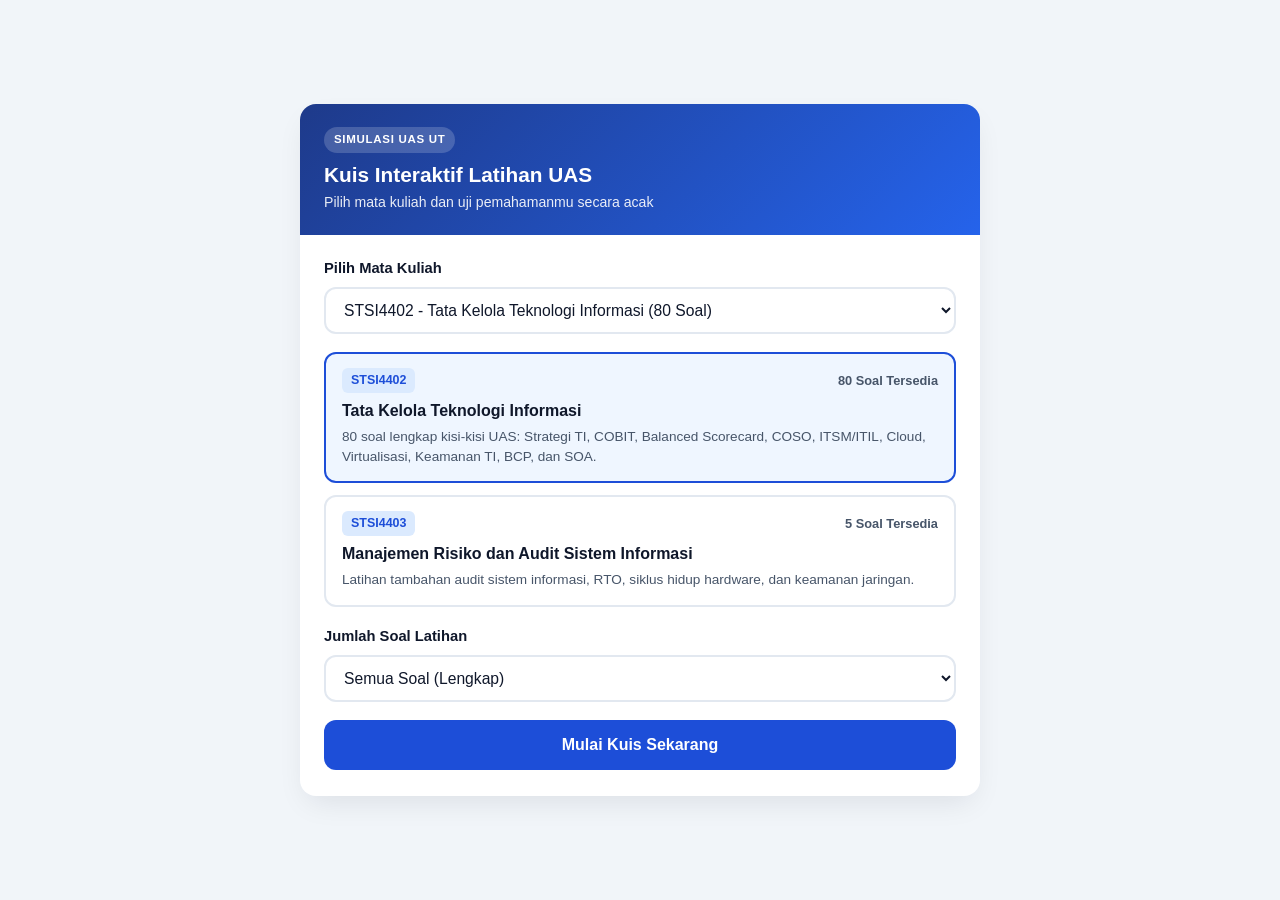
<file: index.html>
<!DOCTYPE html>
<html lang="id">
<head>
  <meta charset="UTF-8" />
  <meta name="viewport" content="width=device-width, initial-scale=1.0" />
  <title>Kuis Interaktif Latihan UAS - Universitas Terbuka</title>
  <link rel="stylesheet" href="style.css" />
</head>
<body>
  <div class="app-shell">
    <header class="app-header">
      <div class="header-badge" id="courseBadge">SIMULASI UAS UT</div>
      <h1 id="headerTitle">Kuis Interaktif Latihan UAS</h1>
      <p id="headerSubtitle">Pilih mata kuliah dan uji pemahamanmu secara acak</p>
    </header>

    <main class="app-body">
      <!-- SCREEN 1: PILIH MATA KULIAH -->
      <section id="startScreen" class="screen">
        <div class="form-group">
          <label for="courseSelect" class="field-label">Pilih Mata Kuliah</label>
          <select id="courseSelect" class="select-input" aria-label="Pilih Mata Kuliah"></select>
        </div>

        <div id="coursePreview" class="course-cards"></div>

        <div class="form-group">
          <label for="questionCountSelect" class="field-label">Jumlah Soal Latihan</label>
          <select id="questionCountSelect" class="select-input" aria-label="Jumlah Soal Latihan">
            <option value="all">Semua Soal (Lengkap)</option>
            <option value="10">10 Soal Acak (Cepat)</option>
            <option value="20">20 Soal Acak (Sedang)</option>
            <option value="40">40 Soal Acak (Simulasi UAS)</option>
          </select>
        </div>

        <button id="startBtn" type="button" class="btn btn-primary">
          Mulai Kuis Sekarang
        </button>
      </section>

      <!-- SCREEN 2: KUIS INTERAKTIF -->
      <section id="quizScreen" class="screen hidden">
        <div class="quiz-status-bar">
          <span id="questionCounter" class="status-pill">Soal 1 dari 80</span>
          <span id="liveScore" class="status-pill score-pill">Benar: 0</span>
        </div>

        <div class="progress-track" role="progressbar" aria-valuemin="0" aria-valuemax="100">
          <div id="progressFill" class="progress-fill"></div>
        </div>

        <article class="question-card">
          <h2 id="questionText" class="question-text"></h2>
          <div id="optionsList" class="options-list" role="radiogroup"></div>
        </article>

        <div id="feedbackBox" class="feedback-box hidden" aria-live="polite">
          <div id="feedbackTitle" class="feedback-title"></div>
          <p id="feedbackExplanation" class="feedback-text"></p>
        </div>

        <div class="quiz-actions">
          <button id="nextBtn" type="button" class="btn btn-primary hidden">
            Soal Berikutnya
          </button>
        </div>
      </section>

      <!-- SCREEN 3: HASIL & SKOR AKHIR -->
      <section id="resultScreen" class="screen hidden">
        <div class="result-hero">
          <div class="score-ring">
            <span id="finalScore" class="score-big">0</span>
            <span class="score-unit">SKOR AKHIR</span>
          </div>
          <h2 id="scorePredicate" class="result-title">Selesai!</h2>
          <p id="scoreSummary" class="result-subtitle"></p>
        </div>

        <div class="stats-row">
          <div class="stat-box stat-correct">
            <span id="correctCount" class="stat-num">0</span>
            <span class="stat-label">Benar</span>
          </div>
          <div class="stat-box stat-wrong">
            <span id="wrongCount" class="stat-num">0</span>
            <span class="stat-label">Salah</span>
          </div>
        </div>

        <div class="result-buttons">
          <button id="retryBtn" type="button" class="btn btn-primary">
            Ulangi Kuis (Acak Ulang)
          </button>
          <button id="homeBtn" type="button" class="btn btn-secondary">
            Ganti Mata Kuliah
          </button>
        </div>

        <div class="review-wrapper">
          <h3 class="review-heading">Pembahasan Jawaban</h3>
          <div id="reviewList" class="review-list"></div>
        </div>
      </section>
    </main>
  </div>

  <script type="module" src="app.js"></script>
</body>
</html>
</file>
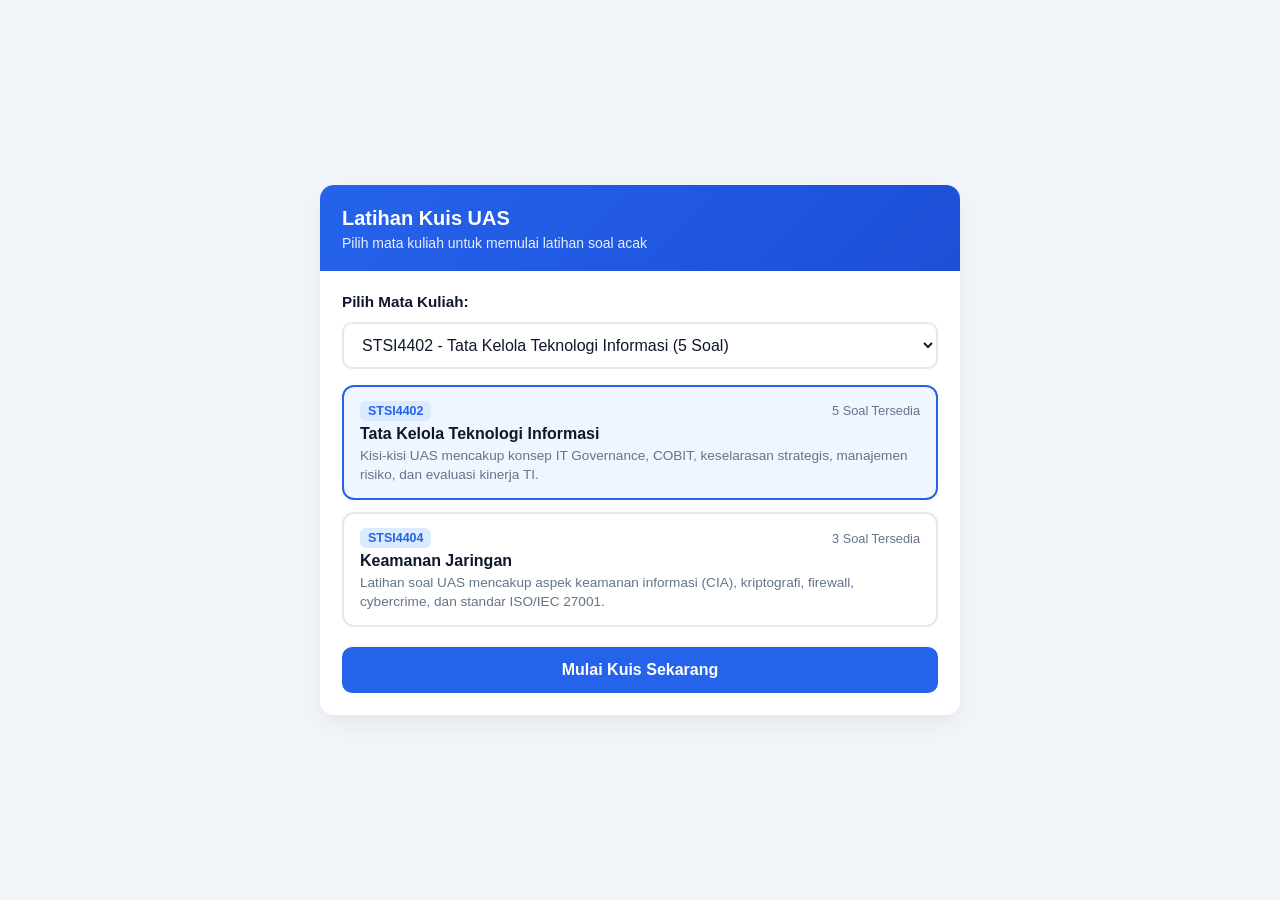
<file: Simulasi UAS Tata Kelola TI.html>
<!DOCTYPE html>
<html lang="id">
<head>
  <meta charset="UTF-8" />
  <meta name="viewport" content="width=device-width, initial-scale=1.0" />
  <title>Kuis Interaktif Latihan UAS</title>
  <style>
    :root {
      --primary: #2563eb;
      --primary-dark: #1d4ed8;
      --primary-light: #eff6ff;
      --success: #16a34a;
      --success-bg: #f0fdf4;
      --success-border: #86efac;
      --danger: #dc2626;
      --danger-bg: #fef2f2;
      --danger-border: #fca5a5;
      --bg: #f1f5f9;
      --card: #ffffff;
      --text: #0f172a;
      --muted: #64748b;
      --border: #e2e8f0;
      --radius: 14px;
    }

    * {
      box-sizing: border-box;
      margin: 0;
      padding: 0;
      font-family: -apple-system, BlinkMacSystemFont, "Segoe UI", Roboto, Oxygen, Ubuntu, Cantarell, sans-serif;
    }

    body {
      background-color: var(--bg);
      color: var(--text);
      min-height: 100vh;
      display: flex;
      justify-content: center;
      align-items: flex-start;
      padding: 16px;
    }

    .app-container {
      width: 100%;
      max-width: 640px;
      background: var(--card);
      border-radius: var(--radius);
      box-shadow: 0 10px 25px -5px rgba(15, 23, 42, 0.08);
      overflow: hidden;
      margin: auto 0;
    }

    .header {
      background: linear-gradient(135deg, var(--primary), var(--primary-dark));
      color: #ffffff;
      padding: 20px 22px;
    }

    .header h1 {
      font-size: 1.25rem;
      font-weight: 700;
      line-height: 1.3;
    }

    .header p {
      font-size: 0.875rem;
      opacity: 0.9;
      margin-top: 4px;
    }

    .content {
      padding: 22px;
    }

    .hidden {
      display: none !important;
    }

    /* Halaman Pilih Mata Kuliah */
    .section-label {
      font-size: 0.95rem;
      font-weight: 600;
      color: var(--text);
      margin-bottom: 12px;
      display: block;
    }

    .course-select {
      width: 100%;
      padding: 12px 14px;
      font-size: 1rem;
      border: 2px solid var(--border);
      border-radius: 10px;
      background-color: #fff;
      color: var(--text);
      margin-bottom: 16px;
      outline: none;
      transition: border-color 0.2s;
    }

    .course-select:focus {
      border-color: var(--primary);
    }

    .course-cards {
      display: grid;
      gap: 12px;
      margin-bottom: 20px;
    }

    .course-card {
      border: 2px solid var(--border);
      border-radius: 12px;
      padding: 14px 16px;
      cursor: pointer;
      transition: all 0.2s ease;
      background: #fff;
    }

    .course-card:hover {
      border-color: var(--primary);
      background: var(--primary-light);
    }

    .course-card.active {
      border-color: var(--primary);
      background: var(--primary-light);
    }

    .course-card-top {
      display: flex;
      justify-content: space-between;
      align-items: center;
      gap: 8px;
      margin-bottom: 4px;
    }

    .course-code {
      font-size: 0.78rem;
      font-weight: 700;
      color: var(--primary);
      background: #dbeafe;
      padding: 3px 8px;
      border-radius: 6px;
    }

    .course-count {
      font-size: 0.8rem;
      color: var(--muted);
      font-weight: 500;
    }

    .course-title {
      font-size: 1rem;
      font-weight: 700;
      margin-top: 4px;
    }

    .course-desc {
      font-size: 0.85rem;
      color: var(--muted);
      margin-top: 3px;
      line-height: 1.4;
    }

    /* Tombol Utama */
    .btn {
      width: 100%;
      padding: 14px 18px;
      font-size: 1rem;
      font-weight: 600;
      border: none;
      border-radius: 10px;
      cursor: pointer;
      transition: background-color 0.2s, transform 0.1s;
      display: inline-flex;
      justify-content: center;
      align-items: center;
      gap: 8px;
    }

    .btn:active {
      transform: scale(0.99);
    }

    .btn-primary {
      background-color: var(--primary);
      color: #ffffff;
    }

    .btn-primary:hover {
      background-color: var(--primary-dark);
    }

    .btn-secondary {
      background-color: #e2e8f0;
      color: var(--text);
    }

    .btn-secondary:hover {
      background-color: #cbd5e1;
    }

    /* Halaman Kuis */
    .quiz-meta {
      display: flex;
      justify-content: space-between;
      align-items: center;
      font-size: 0.85rem;
      font-weight: 600;
      color: var(--muted);
      margin-bottom: 8px;
    }

    .progress-bar {
      width: 100%;
      height: 8px;
      background: var(--border);
      border-radius: 999px;
      overflow: hidden;
      margin-bottom: 20px;
    }

    .progress-fill {
      height: 100%;
      background: var(--primary);
      width: 0%;
      transition: width 0.3s ease;
    }

    .question-text {
      font-size: 1.05rem;
      font-weight: 600;
      line-height: 1.55;
      margin-bottom: 18px;
      color: var(--text);
    }

    .options-list {
      display: grid;
      gap: 10px;
      margin-bottom: 18px;
    }

    .option-btn {
      width: 100%;
      text-align: left;
      background: #ffffff;
      border: 2px solid var(--border);
      border-radius: 12px;
      padding: 12px 14px;
      font-size: 0.95rem;
      line-height: 1.45;
      color: var(--text);
      cursor: pointer;
      display: flex;
      align-items: flex-start;
      gap: 12px;
      transition: all 0.15s ease;
      min-height: 52px;
    }

    .option-btn:hover:not(:disabled) {
      border-color: var(--primary);
      background: var(--primary-light);
    }

    .option-btn:disabled {
      cursor: default;
    }

    .option-letter {
      flex-shrink: 0;
      width: 28px;
      height: 28px;
      border-radius: 8px;
      background: var(--bg);
      color: var(--text);
      font-weight: 700;
      font-size: 0.85rem;
      display: flex;
      align-items: center;
      justify-content: center;
      margin-top: 1px;
    }

    .option-btn.correct {
      background-color: var(--success-bg);
      border-color: var(--success);
      color: #14532d;
    }

    .option-btn.correct .option-letter {
      background-color: var(--success);
      color: #ffffff;
    }

    .option-btn.wrong {
      background-color: var(--danger-bg);
      border-color: var(--danger);
      color: #7f1d1d;
    }

    .option-btn.wrong .option-letter {
      background-color: var(--danger);
      color: #ffffff;
    }

    /* Kotak Feedback & Penjelasan */
    .feedback-box {
      border-radius: 12px;
      padding: 14px 16px;
      margin-bottom: 18px;
      font-size: 0.9rem;
      line-height: 1.5;
      border: 1.5px solid transparent;
    }

    .feedback-box.correct {
      background-color: var(--success-bg);
      border-color: var(--success-border);
      color: #14532d;
    }

    .feedback-box.wrong {
      background-color: var(--danger-bg);
      border-color: var(--danger-border);
      color: #7f1d1d;
    }

    .feedback-title {
      font-weight: 700;
      font-size: 0.95rem;
      margin-bottom: 4px;
      display: flex;
      align-items: center;
      gap: 6px;
    }

    /* Halaman Skor Akhir */
    .score-card {
      text-align: center;
      padding: 18px 12px;
      background: var(--primary-light);
      border-radius: 14px;
      margin-bottom: 18px;
    }

    .score-circle {
      width: 104px;
      height: 104px;
      border-radius: 50%;
      background: var(--primary);
      color: #ffffff;
      display: flex;
      flex-direction: column;
      justify-content: center;
      align-items: center;
      margin: 0 auto 12px;
      box-shadow: 0 6px 16px rgba(37, 99, 235, 0.25);
    }

    .score-number {
      font-size: 1.85rem;
      font-weight: 800;
      line-height: 1;
    }

    .score-label {
      font-size: 0.75rem;
      opacity: 0.9;
      margin-top: 3px;
    }

    .score-status {
      font-size: 1.15rem;
      font-weight: 700;
      margin-bottom: 4px;
    }

    .score-detail {
      font-size: 0.9rem;
      color: var(--muted);
    }

    .stats-grid {
      display: grid;
      grid-template-columns: 1fr 1fr;
      gap: 10px;
      margin-bottom: 18px;
    }

    .stat-item {
      padding: 12px;
      border-radius: 10px;
      text-align: center;
      border: 1px solid var(--border);
    }

    .stat-item.benar {
      background: var(--success-bg);
      border-color: var(--success-border);
      color: #14532d;
    }

    .stat-item.salah {
      background: var(--danger-bg);
      border-color: var(--danger-border);
      color: #7f1d1d;
    }

    .stat-value {
      font-size: 1.35rem;
      font-weight: 800;
    }

    .stat-name {
      font-size: 0.8rem;
      font-weight: 600;
    }

    .action-group {
      display: grid;
      gap: 10px;
      margin-bottom: 20px;
    }

    .review-section h3 {
      font-size: 0.95rem;
      margin-bottom: 10px;
      color: var(--text);
    }

    .review-item {
      border: 1px solid var(--border);
      border-radius: 10px;
      padding: 12px;
      margin-bottom: 10px;
      font-size: 0.86rem;
      line-height: 1.45;
    }

    .review-item.ok {
      border-left: 4px solid var(--success);
    }

    .review-item.no {
      border-left: 4px solid var(--danger);
    }

    .review-q {
      font-weight: 600;
      margin-bottom: 6px;
    }

    .review-ans {
      color: var(--muted);
      margin-bottom: 4px;
    }

    @media (max-width: 480px) {
      body {
        padding: 10px;
      }
      .header {
        padding: 16px 18px;
      }
      .content {
        padding: 16px;
      }
      .question-text {
        font-size: 1rem;
      }
    }
  </style>
</head>
<body>
  <div class="app-container">
    <div class="header">
      <h1 id="headerTitle">Latihan Kuis UAS</h1>
      <p id="headerSubtitle">Pilih mata kuliah untuk memulai latihan soal acak</p>
    </div>

    <!-- SCREEN 1: PILIH MATA KULIAH -->
    <div id="startScreen" class="content">
      <label for="courseSelect" class="section-label">Pilih Mata Kuliah:</label>
      <select id="courseSelect" class="course-select"></select>

      <div id="courseCards" class="course-cards"></div>

      <button id="startBtn" class="btn btn-primary">Mulai Kuis Sekarang</button>
    </div>

    <!-- SCREEN 2: KUIS BERLANGSUNG -->
    <div id="quizScreen" class="content hidden">
      <div class="quiz-meta">
        <span id="questionCounter">Soal 1 dari 5</span>
        <span id="liveScore">Skor: 0</span>
      </div>
      <div class="progress-bar">
        <div id="progressFill" class="progress-fill"></div>
      </div>

      <div id="questionText" class="question-text"></div>
      <div id="optionsList" class="options-list"></div>

      <div id="feedbackBox" class="feedback-box hidden">
        <div id="feedbackTitle" class="feedback-title"></div>
        <div id="feedbackExplanation"></div>
      </div>

      <button id="nextBtn" class="btn btn-primary hidden">Soal Berikutnya</button>
    </div>

    <!-- SCREEN 3: HASIL & SKOR AKHIR -->
    <div id="resultScreen" class="content hidden">
      <div class="score-card">
        <div class="score-circle">
          <span id="finalScore" class="score-number">0</span>
          <span class="score-label">NILAI</span>
        </div>
        <div id="scoreStatus" class="score-status">Hasil Kuis</div>
        <div id="scoreDetail" class="score-detail"></div>
      </div>

      <div class="stats-grid">
        <div class="stat-item benar">
          <div id="totalCorrect" class="stat-value">0</div>
          <div class="stat-name">Jawaban Benar</div>
        </div>
        <div class="stat-item salah">
          <div id="totalWrong" class="stat-value">0</div>
          <div class="stat-name">Jawaban Salah</div>
        </div>
      </div>

      <div class="action-group">
        <button id="retryBtn" class="btn btn-primary">Ulangi Kuis (Acak Ulang)</button>
        <button id="changeCourseBtn" class="btn btn-secondary">Pilih Mata Kuliah Lain</button>
      </div>

      <div class="review-section">
        <h3>Ringkasan Pembahasan</h3>
        <div id="reviewList"></div>
      </div>
    </div>
  </div>

  <script>
    // =========================================================================
    // BANK SOAL UAS
    // Tambahkan atau ganti isi array "soal" di bawah ini sesuai dokumen kisi-kisi
    // =========================================================================
    const bankSoal = {
      STSI4402: {
        kode: "STSI4402",
        nama: "Tata Kelola Teknologi Informasi",
        deskripsi: "Kisi-kisi UAS mencakup konsep IT Governance, COBIT, keselarasan strategis, manajemen risiko, dan evaluasi kinerja TI.",
        soal: [
          {
            pertanyaan: "Perbedaan mendasar antara Tata Kelola TI (IT Governance) dan Manajemen TI (IT Management) dalam kerangka kerja COBIT terletak pada fokus utamanya, yaitu...",
            pilihan: [
              "Tata kelola TI berfokus pada pemeliharaan perangkat keras harian, sedangkan manajemen TI menetapkan visi jangka panjang.",
              "Tata kelola TI memastikan kebutuhan pemangku kepentingan dievaluasi untuk menentukan arah dan memantau kinerja, sedangkan manajemen TI merencanakan, membangun, menjalankan, dan memantau aktivitas sesuai arah tersebut.",
              "Tata kelola TI hanya dilakukan oleh staf teknis operasional, sedangkan manajemen TI dilakukan oleh dewan direksi.",
              "Tata kelola TI berfokus pada pembelian lisensi perangkat lunak, sedangkan manajemen TI mengurus audit eksternal."
            ],
            jawabanBenar: 1,
            penjelasan: "Dalam COBIT, Governance (EDM: Evaluate, Direct, Monitor) memastikan arah strategis dan pencapaian nilai bagi pemangku kepentingan, sedangkan Management (PBRM: Plan, Build, Run, Monitor) mengeksekusi operasional selaras dengan arah tata kelola."
          },
          {
            pertanyaan: "Domain dalam kerangka kerja COBIT yang secara khusus bertanggung jawab pada proses tata kelola untuk mengevaluasi opsi strategis, mengarahkan manajemen senior, dan memantau pencapaian tujuan adalah...",
            pilihan: [
              "APO (Align, Plan and Organise)",
              "BAI (Build, Acquire and Implement)",
              "EDM (Evaluate, Direct and Monitor)",
              "DSS (Deliver, Service and Support)"
            ],
            jawabanBenar: 2,
            penjelasan: "EDM (Evaluate, Direct and Monitor) adalah satu-satunya domain Governance di COBIT, sedangkan APO, BAI, DSS, dan MEA merupakan domain Management."
          },
          {
            pertanyaan: "Tujuan utama dari keselarasan strategis (Strategic Alignment) antara teknologi informasi dan bisnis dalam tata kelola TI adalah...",
            pilihan: [
              "Memastikan anggaran TI selalu lebih besar daripada anggaran divisi operasional lainnya.",
              "Menghubungkan perencanaan bisnis dan TI, mendefinisikan serta memelihara proposisi nilai TI, dan menyelaraskan operasi TI dengan operasi perusahaan.",
              "Menggantikan seluruh proses pengambilan keputusan manajemen dengan sistem otomatis.",
              "Membatasi penggunaan teknologi baru agar biaya pemeliharaan tetap nol."
            ],
            jawabanBenar: 1,
            penjelasan: "Strategic Alignment memastikan investasi dan operasional TI mendukung langsung sasaran strategis serta menciptakan nilai bisnis bagi organisasi."
          },
          {
            pertanyaan: "Dalam manajemen risiko TI (IT Risk Management), langkah yang diambil organisasi ketika biaya pengendalian risiko jauh lebih besar dibandingkan potensi kerugian yang ditimbulkan oleh risiko tersebut adalah...",
            pilihan: [
              "Risk Avoidance (Menghindari risiko)",
              "Risk Acceptance (Menerima risiko)",
              "Risk Transfer (Memindahkan risiko)",
              "Risk Elimination (Menghapus seluruh sistem)"
            ],
            jawabanBenar: 1,
            penjelasan: "Risk Acceptance dilakukan apabila dampak dan probabilitas risiko berada dalam batas toleransi (risk appetite) organisasi sehingga biaya mitigasi tidak sebanding dengan manfaatnya."
          },
          {
            pertanyaan: "Instrumen pengukuran kinerja tata kelola TI yang menerjemahkan strategi organisasi ke dalam empat perspektif (Kontribusi Perusahaan, Orientasi Pengguna, Keunggulan Operasional, dan Orientasi Masa Depan) dikenal sebagai...",
            pilihan: [
              "IT Balanced Scorecard (IT BSC)",
              "Service Level Agreement (SLA)",
              "Business Continuity Plan (BCP)",
              "Total Cost of Ownership (TCO)"
            ],
            jawabanBenar: 0,
            penjelasan: "IT Balanced Scorecard (IT BSC) mengadaptasi konsep Balanced Scorecard untuk mengevaluasi kinerja TI secara komprehensif dari sisi nilai bisnis, pengguna, efisiensi internal, dan kesiapan masa depan."
          }
        ]
      },
      STSI4404: {
        kode: "STSI4404",
        nama: "Keamanan Jaringan",
        deskripsi: "Latihan soal UAS mencakup aspek keamanan informasi (CIA), kriptografi, firewall, cybercrime, dan standar ISO/IEC 27001.",
        soal: [
          {
            pertanyaan: "Dalam teknologi firewall, fungsi utama dari sebuah Bastion Host adalah...",
            pilihan: [
              "Menyimpan seluruh cadangan basis data internal secara tidak terenkripsi.",
              "Berperan sebagai komputer gerbang yang diperkuat keamanannya dan terekspos ke jaringan publik untuk menyaring serta mengontrol akses menuju jaringan internal.",
              "Menghubungkan seluruh workstation karyawan langsung ke internet tanpa melalui router.",
              "Menonaktifkan sistem deteksi intrusi agar lalu lintas jaringan berjalan lebih cepat."
            ],
            jawabanBenar: 1,
            penjelasan: "Bastion host adalah sistem yang sengaja dirancang dan diperkuat (hardened) untuk bertahan dari serangan eksternal karena posisinya berada di perimeter jaringan publik (seperti DMZ)."
          },
          {
            pertanyaan: "Aspek keamanan informasi yang menjamin bahwa data tidak diubah, dimodifikasi, atau dirusak oleh pihak yang tidak berwenang selama proses transmisi maupun penyimpanan disebut...",
            pilihan: [
              "Confidentiality (Kerahasiaan)",
              "Integrity (Integritas)",
              "Availability (Ketersediaan)",
              "Non-repudiation (Nir-sangkal)"
            ],
            jawabanBenar: 1,
            penjelasan: "Integrity memastikan keutuhan dan keakuratan data tetap terjaga dari modifikasi tidak sah, sedangkan Confidentiality menjaga kerahasiaan dan Availability memastikan akses saat dibutuhkan."
          },
          {
            pertanyaan: "Pada kriptografi asimetris (Public Key Cryptography), apabila pengirim ingin menjamin kerahasiaan pesan sehingga hanya penerima yang dituju yang dapat membacanya, maka pesan tersebut harus dienkripsi menggunakan...",
            pilihan: [
              "Private key milik pengirim",
              "Public key milik penerima",
              "Public key milik pengirim",
              "Session key yang disiarkan ke publik"
            ],
            jawabanBenar: 1,
            penjelasan: "Pesan dienkripsi menggunakan Public Key milik penerima sehingga hanya dapat didekripsi menggunakan Private Key yang hanya dimiliki oleh penerima tersebut."
          }
        ]
      }
    };

    // =========================================================================
    // STATE APLIKASI
    // =========================================================================
    const letters = ["A", "B", "C", "D"];
    let selectedCourseKey = Object.keys(bankSoal)[0];
    let currentQuestions = [];
    let currentIndex = 0;
    let score = 0;
    let isAnswered = false;
    let reviewHistory = [];

    // Elemen DOM
    const startScreen = document.getElementById("startScreen");
    const quizScreen = document.getElementById("quizScreen");
    const resultScreen = document.getElementById("resultScreen");

    const headerTitle = document.getElementById("headerTitle");
    const headerSubtitle = document.getElementById("headerSubtitle");

    const courseSelect = document.getElementById("courseSelect");
    const courseCards = document.getElementById("courseCards");
    const startBtn = document.getElementById("startBtn");

    const questionCounter = document.getElementById("questionCounter");
    const liveScore = document.getElementById("liveScore");
    const progressFill = document.getElementById("progressFill");
    const questionText = document.getElementById("questionText");
    const optionsList = document.getElementById("optionsList");
    const feedbackBox = document.getElementById("feedbackBox");
    const feedbackTitle = document.getElementById("feedbackTitle");
    const feedbackExplanation = document.getElementById("feedbackExplanation");
    const nextBtn = document.getElementById("nextBtn");

    const finalScore = document.getElementById("finalScore");
    const scoreStatus = document.getElementById("scoreStatus");
    const scoreDetail = document.getElementById("scoreDetail");
    const totalCorrect = document.getElementById("totalCorrect");
    const totalWrong = document.getElementById("totalWrong");
    const retryBtn = document.getElementById("retryBtn");
    const changeCourseBtn = document.getElementById("changeCourseBtn");
    const reviewList = document.getElementById("reviewList");

    // Fungsi Acak Array (Fisher-Yates Shuffle)
    function shuffleArray(array) {
      const cloned = [...array];
      for (let i = cloned.length - 1; i > 0; i--) {
        const j = Math.floor(Math.random() * (i + 1));
        [cloned[i], cloned[j]] = [cloned[j], cloned[i]];
      }
      return cloned;
    }

    // Inisialisasi Pilihan Mata Kuliah
    function initCourseSelection() {
      courseSelect.innerHTML = "";
      courseCards.innerHTML = "";

      Object.keys(bankSoal).forEach((key) => {
        const course = bankSoal[key];

        // Isi Dropdown
        const option = document.createElement("option");
        option.value = key;
        option.textContent = `${course.kode} - ${course.nama} (${course.soal.length} Soal)`;
        courseSelect.appendChild(option);

        // Isi Kartu Pilihan
        const card = document.createElement("div");
        card.className = `course-card ${key === selectedCourseKey ? "active" : ""}`;
        card.dataset.key = key;
        card.innerHTML = `
          <div class="course-card-top">
            <span class="course-code">${course.kode}</span>
            <span class="course-count">${course.soal.length} Soal Tersedia</span>
          </div>
          <div class="course-title">${course.nama}</div>
          <div class="course-desc">${course.deskripsi}</div>
        `;
        card.addEventListener("click", () => selectCourse(key));
        courseCards.appendChild(card);
      });

      courseSelect.value = selectedCourseKey;
    }

    function selectCourse(key) {
      selectedCourseKey = key;
      courseSelect.value = key;
      document.querySelectorAll(".course-card").forEach((card) => {
        card.classList.toggle("active", card.dataset.key === key);
      });
    }

    courseSelect.addEventListener("change", (e) => {
      selectCourse(e.target.value);
    });

    // Mulai Kuis
    function startQuiz() {
      const course = bankSoal[selectedCourseKey];
      currentQuestions = shuffleArray(course.soal);
      currentIndex = 0;
      score = 0;
      reviewHistory = [];

      headerTitle.textContent = `${course.kode} - ${course.nama}`;
      headerSubtitle.textContent = "Pilih salah satu jawaban yang paling tepat";

      startScreen.classList.add("hidden");
      resultScreen.classList.add("hidden");
      quizScreen.classList.remove("hidden");

      renderQuestion();
    }

    // Tampilkan Soal Satu per Satu
    function renderQuestion() {
      isAnswered = false;
      const q = currentQuestions[currentIndex];
      const total = currentQuestions.length;

      questionCounter.textContent = `Soal ${currentIndex + 1} dari ${total}`;
      liveScore.textContent = `Benar: ${score}`;
      progressFill.style.width = `${((currentIndex) / total) * 100}%`;

      questionText.textContent = `${currentIndex + 1}. ${q.pertanyaan}`;
      optionsList.innerHTML = "";
      feedbackBox.classList.add("hidden");
      nextBtn.classList.add("hidden");

      q.pilihan.forEach((teksPilihan, idx) => {
        const btn = document.createElement("button");
        btn.className = "option-btn";
        btn.innerHTML = `
          <span class="option-letter">${letters[idx]}</span>
          <span>${teksPilihan}</span>
        `;
        btn.addEventListener("click", () => handleAnswer(idx, btn));
        optionsList.appendChild(btn);
      });
    }

    // Proses Jawaban & Tampilkan Feedback Instan
    function handleAnswer(selectedIndex, selectedButton) {
      if (isAnswered) return;
      isAnswered = true;

      const q = currentQuestions[currentIndex];
      const correctIndex = q.jawabanBenar;
      const isCorrect = selectedIndex === correctIndex;
      const allButtons = optionsList.querySelectorAll(".option-btn");

      allButtons.forEach((btn, idx) => {
        btn.disabled = true;
        if (idx === correctIndex) {
          btn.classList.add("correct");
        }
      });

      if (isCorrect) {
        score++;
        liveScore.textContent = `Benar: ${score}`;
        feedbackBox.className = "feedback-box correct";
        feedbackTitle.textContent = "✓ Jawaban Anda Benar!";
      } else {
        selectedButton.classList.add("wrong");
        feedbackBox.className = "feedback-box wrong";
        feedbackTitle.textContent = `✕ Kurang Tepat (Jawaban Benar: ${letters[correctIndex]})`;
      }

      feedbackExplanation.textContent = q.penjelasan;
      feedbackBox.classList.remove("hidden");

      // Simpan untuk ringkasan akhir
      reviewHistory.push({
        pertanyaan: q.pertanyaan,
        jawabanUser: `${letters[selectedIndex]}. ${q.pilihan[selectedIndex]}`,
        jawabanBenar: `${letters[correctIndex]}. ${q.pilihan[correctIndex]}`,
        isCorrect,
        penjelasan: q.penjelasan
      });

      progressFill.style.width = `${((currentIndex + 1) / currentQuestions.length) * 100}%`;
      nextBtn.textContent = currentIndex === currentQuestions.length - 1 ? "Lihat Skor Akhir" : "Soal Berikutnya";
      nextBtn.classList.remove("hidden");
    }

    // Lanjut ke Soal Berikutnya atau Hasil Akhir
    nextBtn.addEventListener("click", () => {
      currentIndex++;
      if (currentIndex < currentQuestions.length) {
        renderQuestion();
      } else {
        showResults();
      }
    });

    // Tampilkan Skor Akhir
    function showResults() {
      quizScreen.classList.add("hidden");
      resultScreen.classList.remove("hidden");

      const total = currentQuestions.length;
      const wrong = total - score;
      const nilai = Math.round((score / total) * 100);

      headerSubtitle.textContent = "Hasil Evaluasi Latihan UAS";
      finalScore.textContent = nilai;
      totalCorrect.textContent = score;
      totalWrong.textContent = wrong;
      scoreDetail.textContent = `Anda menjawab benar ${score} dari ${total} soal (${nilai}%).`;

      if (nilai >= 80) {
        scoreStatus.textContent = "Sangat Baik! Siap Menghadapi UAS";
      } else if (nilai >= 60) {
        scoreStatus.textContent = "Cukup Baik, Tingkatkan Lagi!";
      } else {
        scoreStatus.textContent = "Perlu Latihan Ulang Materi";
      }

      // Render Ringkasan Pembahasan
      reviewList.innerHTML = "";
      reviewHistory.forEach((item, index) => {
        const div = document.createElement("div");
        div.className = `review-item ${item.isCorrect ? "ok" : "no"}`;
        div.innerHTML = `
          <div class="review-q">${index + 1}. ${item.pertanyaan}</div>
          <div class="review-ans">Jawaban Anda: <strong>${item.jawabanUser}</strong> ${item.isCorrect ? "(Benar)" : "(Salah)"}</div>
          ${!item.isCorrect ? `<div class="review-ans">Kunci Jawaban: <strong>${item.jawabanBenar}</strong></div>` : ""}
          <div><em>Pembahasan:</em> ${item.penjelasan}</div>
        `;
        reviewList.appendChild(div);
      });
    }

    // Event Listener Tombol Navigasi
    startBtn.addEventListener("click", startQuiz);
    retryBtn.addEventListener("click", startQuiz);
    changeCourseBtn.addEventListener("click", () => {
      resultScreen.classList.add("hidden");
      startScreen.classList.remove("hidden");
      headerTitle.textContent = "Latihan Kuis UAS";
      headerSubtitle.textContent = "Pilih mata kuliah untuk memulai latihan soal acak";
    });

    // Jalankan saat halaman dimuat
    initCourseSelection();
  </script>
</body>
</html>
</file>
<file: style.css>
:root {
  --primary: #1d4ed8;
  --primary-hover: #1e40af;
  --primary-soft: #eff6ff;
  --primary-border: #bfdbfe;
  --success: #15803d;
  --success-bg: #f0fdf4;
  --success-border: #86efac;
  --danger: #b91c1c;
  --danger-bg: #fef2f2;
  --danger-border: #fca5a5;
  --surface: #ffffff;
  --background: #f1f5f9;
  --text-main: #0f172a;
  --text-muted: #475569;
  --border: #e2e8f0;
  --radius-lg: 16px;
  --radius-md: 12px;
  --shadow: 0 12px 30px -8px rgba(15, 23, 42, 0.1);
}

* {
  box-sizing: border-box;
  margin: 0;
  padding: 0;
  -webkit-tap-highlight-color: transparent;
}

body {
  font-family: -apple-system, BlinkMacSystemFont, "Segoe UI", Roboto, Inter, Helvetica, Arial, sans-serif;
  background: var(--background);
  color: var(--text-main);
  min-height: 100vh;
  display: flex;
  justify-content: center;
  align-items: flex-start;
  padding: 16px;
  line-height: 1.5;
}

.app-shell {
  width: 100%;
  max-width: 680px;
  background: var(--surface);
  border-radius: var(--radius-lg);
  box-shadow: var(--shadow);
  overflow: hidden;
  margin: auto 0;
}

.app-header {
  background: linear-gradient(135deg, #1e3a8a 0%, #2563eb 100%);
  color: #ffffff;
  padding: 22px 24px;
}

.header-badge {
  display: inline-block;
  font-size: 0.72rem;
  font-weight: 700;
  letter-spacing: 0.06em;
  background: rgba(255, 255, 255, 0.18);
  padding: 4px 10px;
  border-radius: 999px;
  margin-bottom: 8px;
}

.app-header h1 {
  font-size: 1.3rem;
  font-weight: 700;
  line-height: 1.3;
}

.app-header p {
  font-size: 0.88rem;
  opacity: 0.9;
  margin-top: 4px;
}

.app-body {
  padding: 22px 24px 26px;
}

.hidden {
  display: none !important;
}

/* Form & Pilihan Mata Kuliah */
.form-group {
  margin-bottom: 18px;
}

.field-label {
  display: block;
  font-size: 0.92rem;
  font-weight: 600;
  margin-bottom: 8px;
  color: var(--text-main);
}

.select-input {
  width: 100%;
  padding: 12px 14px;
  font-size: 0.98rem;
  border: 2px solid var(--border);
  border-radius: var(--radius-md);
  background: #ffffff;
  color: var(--text-main);
  outline: none;
  transition: border-color 0.2s;
}

.select-input:focus {
  border-color: var(--primary);
}

.course-cards {
  display: grid;
  gap: 12px;
  margin-bottom: 18px;
}

.course-card {
  border: 2px solid var(--border);
  border-radius: var(--radius-md);
  padding: 14px 16px;
  cursor: pointer;
  transition: all 0.18s ease;
  background: #ffffff;
}

.course-card:hover {
  border-color: var(--primary);
  background: var(--primary-soft);
}

.course-card.active {
  border-color: var(--primary);
  background: var(--primary-soft);
}

.course-card-header {
  display: flex;
  justify-content: space-between;
  align-items: center;
  gap: 8px;
  margin-bottom: 6px;
}

.course-code-tag {
  font-size: 0.78rem;
  font-weight: 700;
  color: var(--primary);
  background: #dbeafe;
  padding: 3px 9px;
  border-radius: 6px;
}

.course-total-tag {
  font-size: 0.8rem;
  font-weight: 600;
  color: var(--text-muted);
}

.course-card-title {
  font-size: 1rem;
  font-weight: 700;
  color: var(--text-main);
}

.course-card-desc {
  font-size: 0.85rem;
  color: var(--text-muted);
  margin-top: 4px;
}

/* Tombol */
.btn {
  width: 100%;
  padding: 14px 18px;
  font-size: 1rem;
  font-weight: 600;
  border: none;
  border-radius: var(--radius-md);
  cursor: pointer;
  transition: background-color 0.18s ease, transform 0.1s ease;
  display: inline-flex;
  justify-content: center;
  align-items: center;
  gap: 8px;
  min-height: 50px;
}

.btn:active {
  transform: scale(0.99);
}

.btn-primary {
  background: var(--primary);
  color: #ffffff;
}

.btn-primary:hover {
  background: var(--primary-hover);
}

.btn-secondary {
  background: #e2e8f0;
  color: var(--text-main);
}

.btn-secondary:hover {
  background: #cbd5e1;
}

/* Layar Kuis */
.quiz-status-bar {
  display: flex;
  justify-content: space-between;
  align-items: center;
  gap: 10px;
  margin-bottom: 10px;
}

.status-pill {
  font-size: 0.84rem;
  font-weight: 700;
  color: var(--text-muted);
  background: var(--background);
  padding: 5px 12px;
  border-radius: 999px;
}

.score-pill {
  color: var(--primary);
  background: var(--primary-soft);
}

.progress-track {
  width: 100%;
  height: 8px;
  background: var(--border);
  border-radius: 999px;
  overflow: hidden;
  margin-bottom: 20px;
}

.progress-fill {
  height: 100%;
  width: 0%;
  background: var(--primary);
  transition: width 0.25s ease;
}

.question-text {
  font-size: 1.06rem;
  font-weight: 600;
  color: var(--text-main);
  margin-bottom: 18px;
  line-height: 1.55;
}

.options-list {
  display: grid;
  gap: 10px;
  margin-bottom: 18px;
}

.option-btn {
  width: 100%;
  text-align: left;
  background: #ffffff;
  border: 2px solid var(--border);
  border-radius: var(--radius-md);
  padding: 13px 14px;
  font-size: 0.95rem;
  line-height: 1.45;
  color: var(--text-main);
  cursor: pointer;
  display: flex;
  align-items: flex-start;
  gap: 12px;
  transition: all 0.15s ease;
  min-height: 54px;
}

.option-btn:hover:not(:disabled) {
  border-color: var(--primary);
  background: var(--primary-soft);
}

.option-btn:disabled {
  cursor: default;
}

.option-key {
  flex-shrink: 0;
  width: 30px;
  height: 30px;
  border-radius: 8px;
  background: var(--background);
  color: var(--text-main);
  font-weight: 700;
  font-size: 0.86rem;
  display: flex;
  align-items: center;
  justify-content: center;
}

.option-btn.correct {
  background: var(--success-bg);
  border-color: var(--success);
  color: #14532d;
}

.option-btn.correct .option-key {
  background: var(--success);
  color: #ffffff;
}

.option-btn.wrong {
  background: var(--danger-bg);
  border-color: var(--danger);
  color: #7f1d1d;
}

.option-btn.wrong .option-key {
  background: var(--danger);
  color: #ffffff;
}

/* Feedback Instan */
.feedback-box {
  border-radius: var(--radius-md);
  padding: 14px 16px;
  margin-bottom: 18px;
  border: 1.5px solid transparent;
  animation: fadeIn 0.2s ease;
}

.feedback-box.correct {
  background: var(--success-bg);
  border-color: var(--success-border);
  color: #14532d;
}

.feedback-box.wrong {
  background: var(--danger-bg);
  border-color: var(--danger-border);
  color: #7f1d1d;
}

.feedback-title {
  font-weight: 700;
  font-size: 0.96rem;
  margin-bottom: 4px;
}

.feedback-text {
  font-size: 0.9rem;
  line-height: 1.5;
}

/* Layar Hasil */
.result-hero {
  text-align: center;
  background: var(--primary-soft);
  border: 1px solid var(--primary-border);
  border-radius: var(--radius-lg);
  padding: 22px 16px;
  margin-bottom: 16px;
}

.score-ring {
  width: 112px;
  height: 112px;
  border-radius: 50%;
  background: var(--primary);
  color: #ffffff;
  margin: 0 auto 12px;
  display: flex;
  flex-direction: column;
  justify-content: center;
  align-items: center;
  box-shadow: 0 8px 20px rgba(29, 78, 216, 0.25);
}

.score-big {
  font-size: 2rem;
  font-weight: 800;
  line-height: 1;
}

.score-unit {
  font-size: 0.68rem;
  font-weight: 700;
  letter-spacing: 0.05em;
  opacity: 0.9;
  margin-top: 4px;
}

.result-title {
  font-size: 1.15rem;
  font-weight: 700;
  margin-bottom: 4px;
}

.result-subtitle {
  font-size: 0.9rem;
  color: var(--text-muted);
}

.stats-row {
  display: grid;
  grid-template-columns: 1fr 1fr;
  gap: 12px;
  margin-bottom: 16px;
}

.stat-box {
  padding: 12px;
  border-radius: var(--radius-md);
  text-align: center;
  border: 1.5px solid transparent;
}

.stat-correct {
  background: var(--success-bg);
  border-color: var(--success-border);
  color: #14532d;
}

.stat-wrong {
  background: var(--danger-bg);
  border-color: var(--danger-border);
  color: #7f1d1d;
}

.stat-num {
  display: block;
  font-size: 1.4rem;
  font-weight: 800;
}

.stat-label {
  font-size: 0.82rem;
  font-weight: 600;
}

.result-buttons {
  display: grid;
  gap: 10px;
  margin-bottom: 22px;
}

.review-heading {
  font-size: 0.98rem;
  font-weight: 700;
  margin-bottom: 10px;
}

.review-list {
  display: grid;
  gap: 10px;
}

.review-card {
  border: 1px solid var(--border);
  border-radius: var(--radius-md);
  padding: 12px 14px;
  font-size: 0.87rem;
}

.review-card.is-correct {
  border-left: 4px solid var(--success);
}

.review-card.is-wrong {
  border-left: 4px solid var(--danger);
}

.review-question {
  font-weight: 600;
  margin-bottom: 6px;
}

.review-meta {
  color: var(--text-muted);
  margin-bottom: 4px;
}

@keyframes fadeIn {
  from {
    opacity: 0;
    transform: translateY(4px);
  }
  to {
    opacity: 1;
    transform: translateY(0);
  }
}

@media (max-width: 480px) {
  body {
    padding: 10px;
  }

  .app-header {
    padding: 18px 18px;
  }

  .app-header h1 {
    font-size: 1.15rem;
  }

  .app-body {
    padding: 18px 16px 22px;
  }

  .question-text {
    font-size: 1rem;
  }

  .option-btn {
    padding: 12px;
    font-size: 0.92rem;
  }
}
</file>
